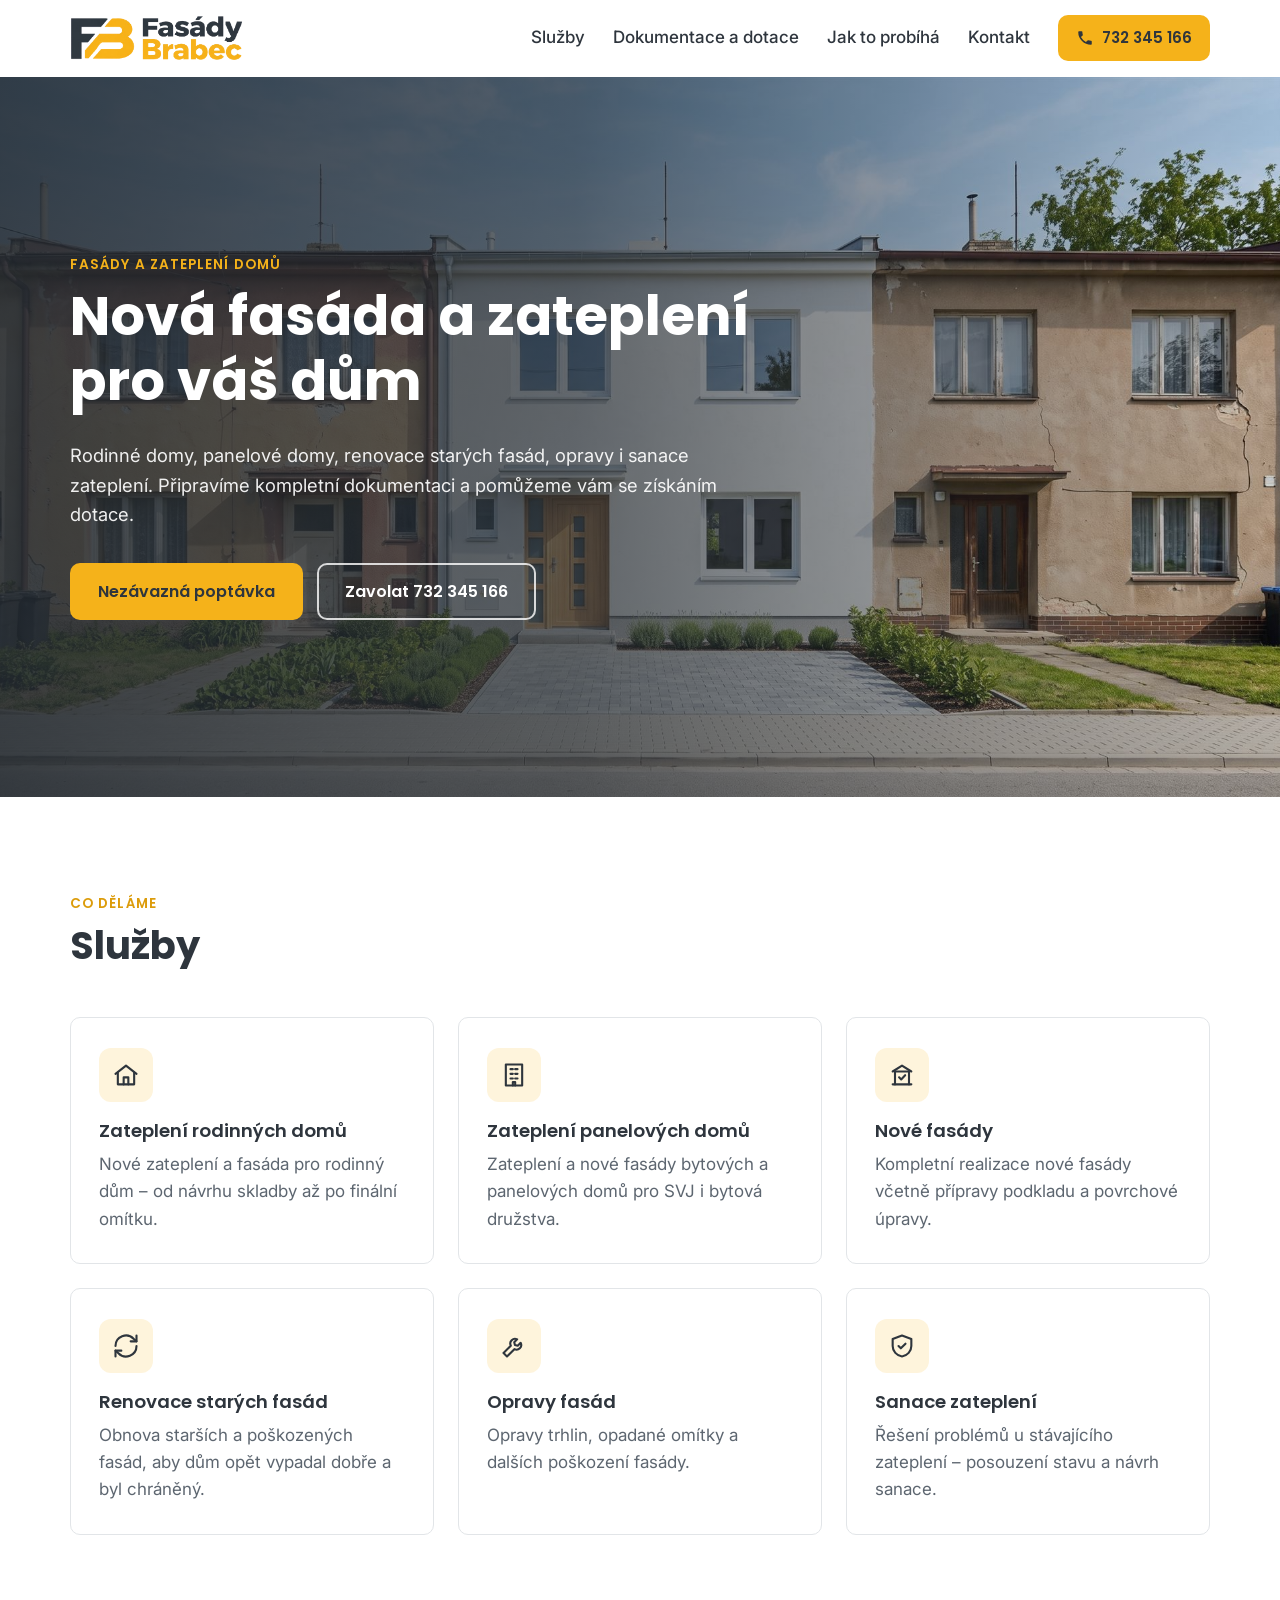
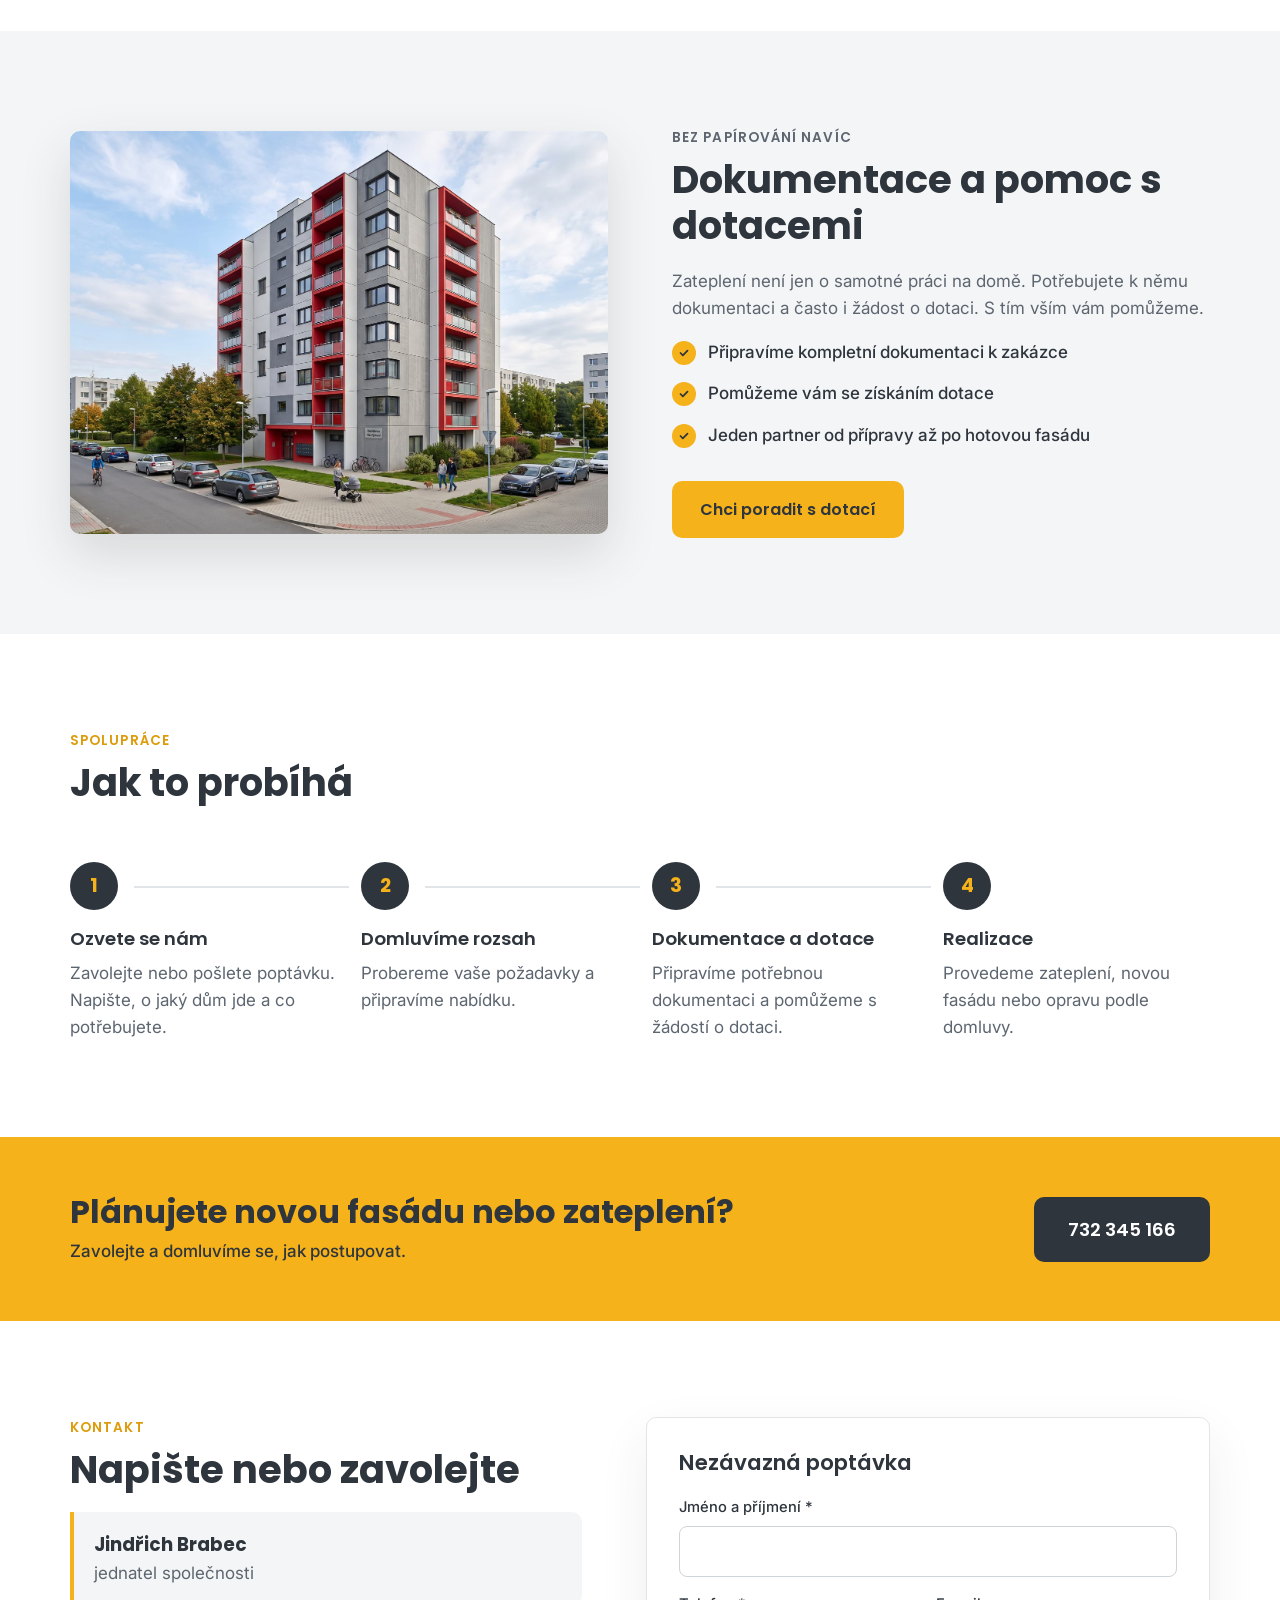
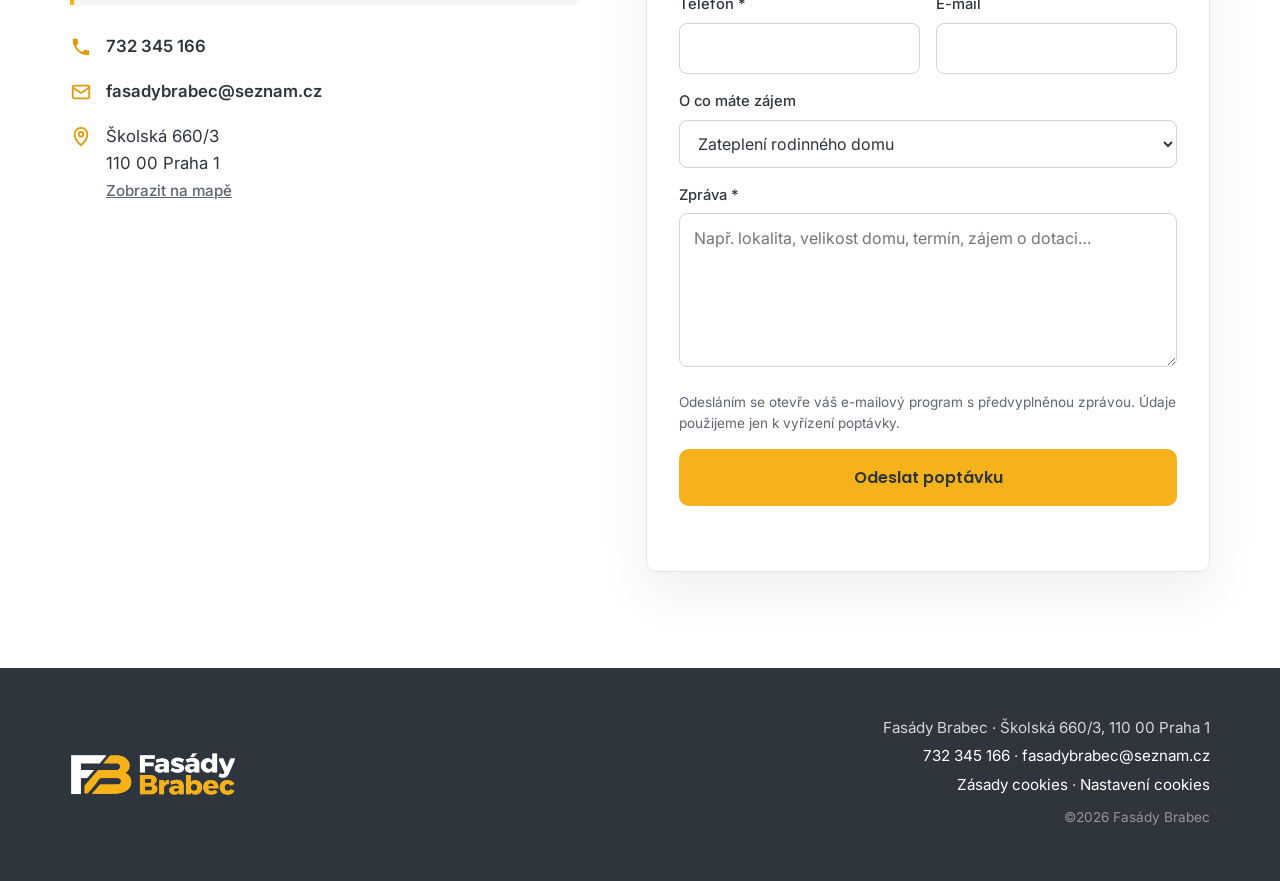
<file: index.html>
<!DOCTYPE html>
<html lang="cs">
<head>
  <!-- Google Tag Manager -->
  <script>(function(w,d,s,l,i){w[l]=w[l]||[];w[l].push({'gtm.start':
  new Date().getTime(),event:'gtm.js'});var f=d.getElementsByTagName(s)[0],
  j=d.createElement(s),dl=l!='dataLayer'?'&l='+l:'';j.async=true;j.src=
  'https://www.googletagmanager.com/gtm.js?id='+i+dl;f.parentNode.insertBefore(j,f);
  })(window,document,'script','dataLayer','GTM-MR7RRQ3H');</script>
  <!-- End Google Tag Manager -->
  <meta charset="UTF-8">
  <meta name="viewport" content="width=device-width, initial-scale=1">
  <title>Fasády Brabec – nové fasády, zateplení a opravy fasád | Praha</title>
  <meta name="description" content="Nové fasády a zateplení rodinných i panelových domů, renovace a opravy fasád, sanace zateplení. Připravíme kompletní dokumentaci a pomůžeme s dotacemi.">
  <link rel="canonical" href="https://fasadybrabec.cz/">

  <meta property="og:type" content="website">
  <meta property="og:url" content="https://fasadybrabec.cz/">
  <meta property="og:title" content="Fasády Brabec – nové fasády a zateplení domů">
  <meta property="og:description" content="Zateplení a fasády pro rodinné i panelové domy. Dokumentace a pomoc s dotacemi.">
  <meta property="og:image" content="https://fasadybrabec.cz/img/rodinny-dum-og.jpg">
  <meta property="og:locale" content="cs_CZ">

  <link rel="icon" type="image/png" href="img/favicon.png">
  <link rel="apple-touch-icon" href="img/favicon.png">

  <link rel="preconnect" href="https://fonts.googleapis.com">
  <link rel="preconnect" href="https://fonts.gstatic.com" crossorigin>
  <link href="https://fonts.googleapis.com/css2?family=Poppins:wght@500;600;700&family=Inter:wght@400;500;600&display=swap" rel="stylesheet">
  <link rel="stylesheet" href="style.css">

  <script type="application/ld+json">
  {
    "@context": "https://schema.org",
    "@type": "HomeAndConstructionBusiness",
    "name": "Fasády Brabec",
    "url": "https://fasadybrabec.cz/",
    "logo": "https://fasadybrabec.cz/img/logo-fasady-brabec.png",
    "image": "https://fasadybrabec.cz/img/rodinny-dum-og.jpg",
    "telephone": "+420732345166",
    "email": "fasadybrabec@seznam.cz",
    "address": {
      "@type": "PostalAddress",
      "streetAddress": "Školská 660/3",
      "addressLocality": "Praha 1",
      "postalCode": "110 00",
      "addressCountry": "CZ"
    },
    "founder": { "@type": "Person", "name": "Jindřich Brabec", "jobTitle": "jednatel společnosti" }
  }
  </script>
</head>
<body id="top">
  <!-- Google Tag Manager (noscript) -->
  <noscript><iframe src="https://www.googletagmanager.com/ns.html?id=GTM-MR7RRQ3H"
  height="0" width="0" style="display:none;visibility:hidden"></iframe></noscript>
  <!-- End Google Tag Manager (noscript) -->

  <header class="site-header">
    <div class="container header-inner">
      <a href="#top" class="logo" aria-label="Fasády Brabec – úvod">
        <img src="img/logo-fasady-brabec.png" alt="Fasády Brabec" width="591" height="157">
      </a>

      <button class="nav-toggle" aria-expanded="false" aria-controls="main-nav" aria-label="Otevřít menu">
        <span></span><span></span><span></span>
      </button>

      <nav class="main-nav" id="main-nav">
        <a href="#sluzby">Služby</a>
        <a href="#dotace">Dokumentace a dotace</a>
        <a href="#postup">Jak to probíhá</a>
        <a href="#kontakt">Kontakt</a>
        <a href="tel:+420732345166" class="btn btn-primary btn-sm nav-phone">
          <svg viewBox="0 0 24 24" aria-hidden="true"><path d="M6.6 10.8a15.1 15.1 0 0 0 6.6 6.6l2.2-2.2a1 1 0 0 1 1-.25 11.4 11.4 0 0 0 3.6.57 1 1 0 0 1 1 1V20a1 1 0 0 1-1 1A17 17 0 0 1 3 4a1 1 0 0 1 1-1h3.5a1 1 0 0 1 1 1c0 1.25.2 2.45.57 3.57a1 1 0 0 1-.25 1z"/></svg>
          732 345 166
        </a>
      </nav>
    </div>
  </header>

  <main>
    <!-- HERO -->
    <section class="hero">
      <div class="hero-bg" role="img" aria-label="Řadové domy – uprostřed dům s novou fasádou"></div>
      <div class="container hero-content">
        <p class="eyebrow">Fasády a zateplení domů</p>
        <h1>Nová fasáda a zateplení<br>pro váš dům</h1>
        <p class="hero-lead">Rodinné domy, panelové domy, renovace starých fasád, opravy i sanace zateplení. Připravíme kompletní dokumentaci a pomůžeme vám se získáním dotace.</p>
        <div class="hero-actions">
          <a href="#kontakt" class="btn btn-primary">Nezávazná poptávka</a>
          <a href="tel:+420732345166" class="btn btn-ghost">Zavolat 732 345 166</a>
        </div>
      </div>
    </section>

    <!-- SLUŽBY -->
    <section class="section" id="sluzby">
      <div class="container">
        <div class="section-head">
          <p class="eyebrow">Co děláme</p>
          <h2>Služby</h2>
        </div>

        <div class="services">
          <article class="service">
            <div class="service-icon" aria-hidden="true">
              <svg viewBox="0 0 24 24"><path d="M3 11 12 4l9 7"/><path d="M5 10v10h14V10"/><path d="M10 20v-6h4v6"/></svg>
            </div>
            <h3>Zateplení rodinných domů</h3>
            <p>Nové zateplení a fasáda pro rodinný dům – od návrhu skladby až po finální omítku.</p>
          </article>

          <article class="service">
            <div class="service-icon" aria-hidden="true">
              <svg viewBox="0 0 24 24"><rect x="5" y="3" width="14" height="18"/><path d="M9 7h2M13 7h2M9 11h2M13 11h2M9 15h2M13 15h2M11 21v-3h2v3"/></svg>
            </div>
            <h3>Zateplení panelových domů</h3>
            <p>Zateplení a nové fasády bytových a panelových domů pro SVJ i bytová družstva.</p>
          </article>

          <article class="service">
            <div class="service-icon" aria-hidden="true">
              <svg viewBox="0 0 24 24"><path d="M4 20h16"/><path d="M6 20V9h12v11"/><path d="M4 9l8-5 8 5"/><path d="m9.5 14 1.8 1.8 3.4-3.6"/></svg>
            </div>
            <h3>Nové fasády</h3>
            <p>Kompletní realizace nové fasády včetně přípravy podkladu a povrchové úpravy.</p>
          </article>

          <article class="service">
            <div class="service-icon" aria-hidden="true">
              <svg viewBox="0 0 24 24"><path d="M3 12a9 9 0 0 1 15.5-6.2L21 8"/><path d="M21 3v5h-5"/><path d="M21 12a9 9 0 0 1-15.5 6.2L3 16"/><path d="M3 21v-5h5"/></svg>
            </div>
            <h3>Renovace starých fasád</h3>
            <p>Obnova starších a poškozených fasád, aby dům opět vypadal dobře a byl chráněný.</p>
          </article>

          <article class="service">
            <div class="service-icon" aria-hidden="true">
              <svg viewBox="0 0 24 24"><path d="M14.7 6.3a4 4 0 0 0-5.4 5.4L3 18l3 3 6.3-6.3a4 4 0 0 0 5.4-5.4l-2.5 2.5-2.4-.6-.6-2.4z"/></svg>
            </div>
            <h3>Opravy fasád</h3>
            <p>Opravy trhlin, opadané omítky a dalších poškození fasády.</p>
          </article>

          <article class="service">
            <div class="service-icon" aria-hidden="true">
              <svg viewBox="0 0 24 24"><path d="M12 3 4 6v6c0 4.5 3.4 8.3 8 9 4.6-.7 8-4.5 8-9V6z"/><path d="m9 12 2 2 4-4"/></svg>
            </div>
            <h3>Sanace zateplení</h3>
            <p>Řešení problémů u stávajícího zateplení – posouzení stavu a návrh sanace.</p>
          </article>
        </div>
      </div>
    </section>

    <!-- DOKUMENTACE A DOTACE -->
    <section class="section section-alt" id="dotace">
      <div class="container split">
        <div class="split-img">
          <img src="img/panelovy-dum.jpg" alt="Zateplený panelový dům s novou fasádou" width="1400" height="1045" loading="lazy">
        </div>
        <div class="split-text">
          <p class="eyebrow">Bez papírování navíc</p>
          <h2>Dokumentace a pomoc s dotacemi</h2>
          <p>Zateplení není jen o samotné práci na domě. Potřebujete k němu dokumentaci a často i žádost o dotaci. S tím vším vám pomůžeme.</p>
          <ul class="checklist">
            <li>Připravíme kompletní dokumentaci k zakázce</li>
            <li>Pomůžeme vám se získáním dotace</li>
            <li>Jeden partner od přípravy až po hotovou fasádu</li>
          </ul>
          <a href="#kontakt" class="btn btn-primary">Chci poradit s dotací</a>
        </div>
      </div>
    </section>

    <!-- POSTUP -->
    <section class="section" id="postup">
      <div class="container">
        <div class="section-head">
          <p class="eyebrow">Spolupráce</p>
          <h2>Jak to probíhá</h2>
        </div>
        <ol class="steps">
          <li>
            <span class="step-num">1</span>
            <h3>Ozvete se nám</h3>
            <p>Zavolejte nebo pošlete poptávku. Napište, o jaký dům jde a co potřebujete.</p>
          </li>
          <li>
            <span class="step-num">2</span>
            <h3>Domluvíme rozsah</h3>
            <p>Probereme vaše požadavky a připravíme nabídku.</p>
          </li>
          <li>
            <span class="step-num">3</span>
            <h3>Dokumentace a dotace</h3>
            <p>Připravíme potřebnou dokumentaci a pomůžeme s žádostí o dotaci.</p>
          </li>
          <li>
            <span class="step-num">4</span>
            <h3>Realizace</h3>
            <p>Provedeme zateplení, novou fasádu nebo opravu podle domluvy.</p>
          </li>
        </ol>
      </div>
    </section>

    <!-- CTA pás -->
    <section class="cta-band">
      <div class="container cta-inner">
        <div>
          <h2>Plánujete novou fasádu nebo zateplení?</h2>
          <p>Zavolejte a domluvíme se, jak postupovat.</p>
        </div>
        <a href="tel:+420732345166" class="btn btn-dark">732 345 166</a>
      </div>
    </section>

    <!-- KONTAKT -->
    <section class="section" id="kontakt">
      <div class="container contact">
        <div class="contact-info">
          <p class="eyebrow">Kontakt</p>
          <h2>Napište nebo zavolejte</h2>

          <div class="person">
            <strong>Jindřich Brabec</strong>
            <span>jednatel společnosti</span>
          </div>

          <ul class="contact-list">
            <li>
              <svg viewBox="0 0 24 24" aria-hidden="true"><path d="M6.6 10.8a15.1 15.1 0 0 0 6.6 6.6l2.2-2.2a1 1 0 0 1 1-.25 11.4 11.4 0 0 0 3.6.57 1 1 0 0 1 1 1V20a1 1 0 0 1-1 1A17 17 0 0 1 3 4a1 1 0 0 1 1-1h3.5a1 1 0 0 1 1 1c0 1.25.2 2.45.57 3.57a1 1 0 0 1-.25 1z"/></svg>
              <a href="tel:+420732345166">732 345 166</a>
            </li>
            <li>
              <svg viewBox="0 0 24 24" aria-hidden="true" class="stroke"><rect x="3" y="5" width="18" height="14" rx="2"/><path d="m3 7 9 6 9-6"/></svg>
              <a href="mailto:fasadybrabec@seznam.cz">fasadybrabec@seznam.cz</a>
            </li>
            <li>
              <svg viewBox="0 0 24 24" aria-hidden="true" class="stroke"><path d="M12 21s-7-6.2-7-12a7 7 0 0 1 14 0c0 5.8-7 12-7 12z"/><circle cx="12" cy="9" r="2.5"/></svg>
              <address>
                Školská 660/3<br>
                110 00 Praha 1<br>
                <a href="https://mapy.com/cs/?q=%C5%A0kolsk%C3%A1%20660%2F3%2C%20Praha%201" target="_blank" rel="noopener">Zobrazit na mapě</a>
              </address>
            </li>
          </ul>
        </div>

        <form class="contact-form" id="contact-form" novalidate>
          <h3>Nezávazná poptávka</h3>
          <div class="field">
            <label for="f-name">Jméno a příjmení *</label>
            <input id="f-name" name="name" type="text" autocomplete="name" required>
          </div>
          <div class="field-row">
            <div class="field">
              <label for="f-phone">Telefon *</label>
              <input id="f-phone" name="phone" type="tel" autocomplete="tel" required>
            </div>
            <div class="field">
              <label for="f-email">E-mail</label>
              <input id="f-email" name="email" type="email" autocomplete="email">
            </div>
          </div>
          <div class="field">
            <label for="f-type">O co máte zájem</label>
            <select id="f-type" name="type">
              <option>Zateplení rodinného domu</option>
              <option>Zateplení panelového / bytového domu</option>
              <option>Nová fasáda</option>
              <option>Renovace staré fasády</option>
              <option>Oprava fasády</option>
              <option>Sanace zateplení</option>
              <option>Jiné</option>
            </select>
          </div>
          <div class="field">
            <label for="f-msg">Zpráva *</label>
            <textarea id="f-msg" name="message" rows="5" placeholder="Např. lokalita, velikost domu, termín, zájem o dotaci…" required></textarea>
          </div>
          <p class="form-note">Odesláním se otevře váš e-mailový program s předvyplněnou zprávou. Údaje použijeme jen k vyřízení poptávky.</p>
          <button type="submit" class="btn btn-primary btn-block">Odeslat poptávku</button>
          <p class="form-status" role="status" aria-live="polite"></p>
        </form>
      </div>
    </section>
  </main>

  <footer class="site-footer">
    <div class="container footer-inner">
      <img src="img/logo-fasady-brabec-white.png" alt="Fasády Brabec" class="footer-logo" width="591" height="157" loading="lazy">
      <div class="footer-text">
        <p>Fasády Brabec · Školská 660/3, 110 00 Praha 1</p>
        <p><a href="tel:+420732345166">732 345 166</a> · <a href="mailto:fasadybrabec@seznam.cz">fasadybrabec@seznam.cz</a></p>
        <p><a href="/zasady-cookies/">Zásady cookies</a> · <a href="#cookie-settings">Nastavení cookies</a></p>
        <p class="copy">©<span id="year">2026</span> Fasády Brabec</p>
      </div>
    </div>
  </footer>

  <script src="script.js"></script>
</body>
</html>
</file>
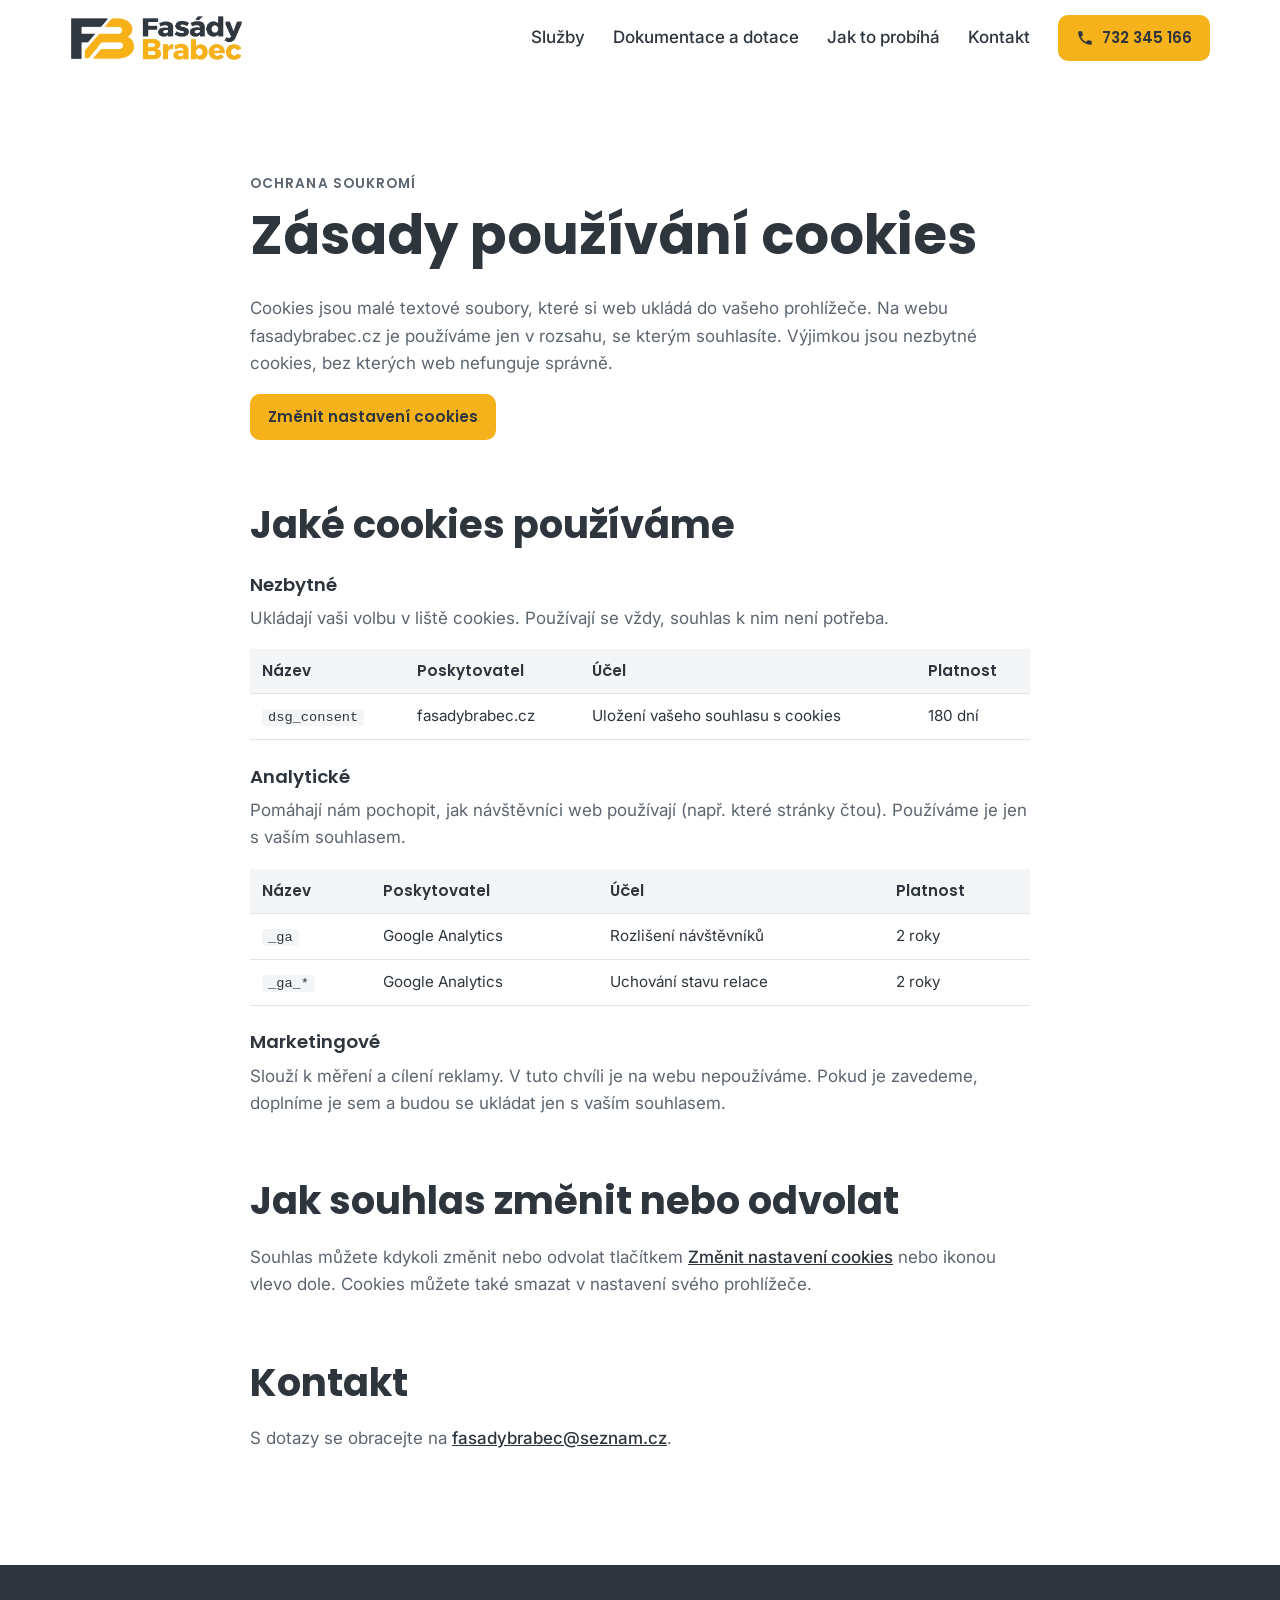
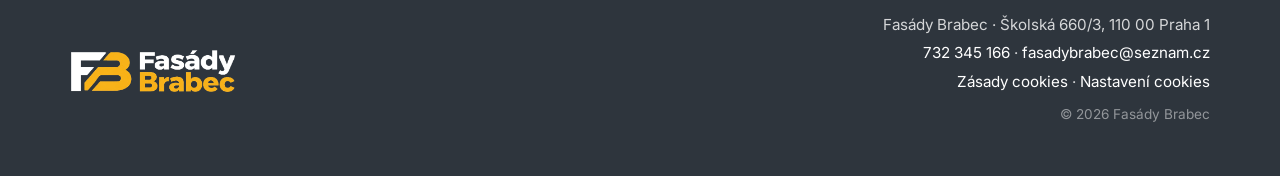
<file: zasady-cookies/index.html>
<!DOCTYPE html>
<html lang="cs">
<head>
  <!-- Google Tag Manager -->
  <script>(function(w,d,s,l,i){w[l]=w[l]||[];w[l].push({'gtm.start':
  new Date().getTime(),event:'gtm.js'});var f=d.getElementsByTagName(s)[0],
  j=d.createElement(s),dl=l!='dataLayer'?'&l='+l:'';j.async=true;j.src=
  'https://www.googletagmanager.com/gtm.js?id='+i+dl;f.parentNode.insertBefore(j,f);
  })(window,document,'script','dataLayer','GTM-MR7RRQ3H');</script>
  <!-- End Google Tag Manager -->
  <meta charset="UTF-8">
  <meta name="viewport" content="width=device-width, initial-scale=1">
  <title>Zásady cookies | Fasády Brabec</title>
  <meta name="robots" content="noindex, follow">
  <link rel="canonical" href="https://fasadybrabec.cz/zasady-cookies/">

  <link rel="icon" type="image/png" href="/img/favicon.png">
  <link rel="preconnect" href="https://fonts.googleapis.com">
  <link rel="preconnect" href="https://fonts.gstatic.com" crossorigin>
  <link href="https://fonts.googleapis.com/css2?family=Poppins:wght@500;600;700&family=Inter:wght@400;500;600&display=swap" rel="stylesheet">
  <link rel="stylesheet" href="/style.css">
</head>
<body id="top">
  <!-- Google Tag Manager (noscript) -->
  <noscript><iframe src="https://www.googletagmanager.com/ns.html?id=GTM-MR7RRQ3H"
  height="0" width="0" style="display:none;visibility:hidden"></iframe></noscript>
  <!-- End Google Tag Manager (noscript) -->

  <header class="site-header">
    <div class="container header-inner">
      <a href="/" class="logo logo-home" aria-label="Fasády Brabec – úvod">
        <img src="/img/logo-fasady-brabec.png" alt="Fasády Brabec" width="591" height="157">
      </a>

      <button class="nav-toggle" aria-expanded="false" aria-controls="main-nav" aria-label="Otevřít menu">
        <span></span><span></span><span></span>
      </button>

      <nav class="main-nav" id="main-nav">
        <a href="/#sluzby">Služby</a>
        <a href="/#dotace">Dokumentace a dotace</a>
        <a href="/#postup">Jak to probíhá</a>
        <a href="/#kontakt">Kontakt</a>
        <a href="tel:+420732345166" class="btn btn-primary btn-sm nav-phone">
          <svg viewBox="0 0 24 24" aria-hidden="true"><path d="M6.6 10.8a15.1 15.1 0 0 0 6.6 6.6l2.2-2.2a1 1 0 0 1 1-.25 11.4 11.4 0 0 0 3.6.57 1 1 0 0 1 1 1V20a1 1 0 0 1-1 1A17 17 0 0 1 3 4a1 1 0 0 1 1-1h3.5a1 1 0 0 1 1 1c0 1.25.2 2.45.57 3.57a1 1 0 0 1-.25 1z"/></svg>
          732 345 166
        </a>
      </nav>
    </div>
  </header>

  <main class="section legal">
    <div class="container legal-inner">
      <p class="eyebrow">Ochrana soukromí</p>
      <h1>Zásady používání cookies</h1>

      <p>Cookies jsou malé textové soubory, které si web ukládá do vašeho prohlížeče. Na webu fasadybrabec.cz je používáme jen v rozsahu, se kterým souhlasíte. Výjimkou jsou nezbytné cookies, bez kterých web nefunguje správně.</p>

      <p><a href="#cookie-settings" class="btn btn-primary btn-sm">Změnit nastavení cookies</a></p>

      <h2>Jaké cookies používáme</h2>

      <h3>Nezbytné</h3>
      <p>Ukládají vaši volbu v liště cookies. Používají se vždy, souhlas k nim není potřeba.</p>
      <div class="table-wrap">
        <table>
          <thead><tr><th>Název</th><th>Poskytovatel</th><th>Účel</th><th>Platnost</th></tr></thead>
          <tbody>
            <tr><td><code>dsg_consent</code></td><td>fasadybrabec.cz</td><td>Uložení vašeho souhlasu s cookies</td><td>180 dní</td></tr>
          </tbody>
        </table>
      </div>

      <h3>Analytické</h3>
      <p>Pomáhají nám pochopit, jak návštěvníci web používají (např. které stránky čtou). Používáme je jen s vaším souhlasem.</p>
      <div class="table-wrap">
        <table>
          <thead><tr><th>Název</th><th>Poskytovatel</th><th>Účel</th><th>Platnost</th></tr></thead>
          <tbody>
            <tr><td><code>_ga</code></td><td>Google Analytics</td><td>Rozlišení návštěvníků</td><td>2 roky</td></tr>
            <tr><td><code>_ga_*</code></td><td>Google Analytics</td><td>Uchování stavu relace</td><td>2 roky</td></tr>
          </tbody>
        </table>
      </div>

      <h3>Marketingové</h3>
      <p>Slouží k měření a cílení reklamy. V tuto chvíli je na webu nepoužíváme. Pokud je zavedeme, doplníme je sem a budou se ukládat jen s vaším souhlasem.</p>

      <h2>Jak souhlas změnit nebo odvolat</h2>
      <p>Souhlas můžete kdykoli změnit nebo odvolat tlačítkem <a href="#cookie-settings">Změnit nastavení cookies</a> nebo ikonou vlevo dole. Cookies můžete také smazat v nastavení svého prohlížeče.</p>

      <h2>Kontakt</h2>
      <p>S dotazy se obracejte na <a href="mailto:fasadybrabec@seznam.cz">fasadybrabec@seznam.cz</a>.</p>
    </div>
  </main>

  <footer class="site-footer">
    <div class="container footer-inner">
      <img src="/img/logo-fasady-brabec-white.png" alt="Fasády Brabec" class="footer-logo" width="591" height="157" loading="lazy">
      <div class="footer-text">
        <p>Fasády Brabec · Školská 660/3, 110 00 Praha 1</p>
        <p><a href="tel:+420732345166">732 345 166</a> · <a href="mailto:fasadybrabec@seznam.cz">fasadybrabec@seznam.cz</a></p>
        <p><a href="/zasady-cookies/">Zásady cookies</a> · <a href="#cookie-settings">Nastavení cookies</a></p>
        <p class="copy">© <span id="year">2026</span> Fasády Brabec</p>
      </div>
    </div>
  </footer>

  <script src="/script.js"></script>
</body>
</html>
</file>
<file: style.css>
:root {
  --dark: #2e353d;
  --dark-2: #232a31;
  --yellow: #f5b21a;
  --yellow-dark: #dc9c0b;
  --text: #2e353d;
  --muted: #5d6670;
  --bg: #ffffff;
  --bg-alt: #f4f5f6;
  --line: #e2e5e8;
  --radius: 10px;
  --header-h: 76px;
  --font-head: "Poppins", system-ui, sans-serif;
  --font-body: "Inter", system-ui, sans-serif;
}

*, *::before, *::after { box-sizing: border-box; }

html { scroll-behavior: smooth; scroll-padding-top: var(--header-h); }

body {
  margin: 0;
  font-family: var(--font-body);
  font-size: 17px;
  line-height: 1.6;
  color: var(--text);
  background: var(--bg);
  -webkit-font-smoothing: antialiased;
}

img { max-width: 100%; height: auto; display: block; }
a { color: inherit; }

h1, h2, h3 {
  font-family: var(--font-head);
  line-height: 1.2;
  margin: 0 0 .5em;
  color: var(--dark);
}
h1 { font-size: clamp(2rem, 5vw, 3.4rem); font-weight: 700; }
h2 { font-size: clamp(1.6rem, 3.5vw, 2.4rem); font-weight: 700; }
h3 { font-size: 1.15rem; font-weight: 600; }
p { margin: 0 0 1em; }

.container { width: 100%; max-width: 1180px; margin: 0 auto; padding: 0 20px; }

.eyebrow {
  font-family: var(--font-head);
  font-weight: 600;
  font-size: .85rem;
  letter-spacing: .08em;
  text-transform: uppercase;
  color: var(--yellow-dark);
  margin-bottom: .6em;
}

/* Buttons */
.btn {
  display: inline-flex;
  align-items: center;
  justify-content: center;
  gap: 8px;
  padding: 14px 26px;
  border-radius: var(--radius);
  font-family: var(--font-head);
  font-weight: 600;
  font-size: 1rem;
  text-decoration: none;
  border: 2px solid transparent;
  cursor: pointer;
  transition: background .2s, color .2s, border-color .2s, transform .2s;
}
.btn:hover { transform: translateY(-1px); }
.btn-primary { background: var(--yellow); color: var(--dark); }
.btn-primary:hover { background: var(--yellow-dark); }
.btn-ghost { border-color: rgba(255,255,255,.8); color: #fff; }
.btn-ghost:hover { background: #fff; color: var(--dark); }
.btn-dark { background: var(--dark); color: #fff; }
.btn-dark:hover { background: var(--dark-2); }
.btn-sm { padding: 9px 16px; font-size: .95rem; }
.btn-block { width: 100%; }
.btn svg { width: 18px; height: 18px; fill: currentColor; }

/* Header */
.site-header {
  position: sticky;
  top: 0;
  z-index: 50;
  background: rgba(255,255,255,.97);
  border-bottom: 1px solid transparent;
  transition: box-shadow .2s, border-color .2s;
}
.site-header.scrolled { border-color: var(--line); box-shadow: 0 4px 20px rgba(0,0,0,.06); }
.header-inner { display: flex; align-items: center; justify-content: space-between; height: var(--header-h); }
.logo img { height: 46px; width: auto; }

.main-nav { display: flex; align-items: center; gap: 28px; }
.main-nav a:not(.btn) {
  text-decoration: none;
  font-weight: 500;
  color: var(--dark);
  position: relative;
}
.main-nav a:not(.btn)::after {
  content: "";
  position: absolute;
  left: 0; bottom: -4px;
  width: 0; height: 2px;
  background: var(--yellow);
  transition: width .2s;
}
.main-nav a:not(.btn):hover::after { width: 100%; }

.nav-toggle {
  display: none;
  background: none;
  border: 0;
  width: 44px; height: 44px;
  padding: 10px;
  cursor: pointer;
}
.nav-toggle span {
  display: block;
  height: 2px;
  background: var(--dark);
  margin: 5px 0;
  transition: transform .25s, opacity .25s;
}
.nav-toggle[aria-expanded="true"] span:nth-child(1) { transform: translateY(7px) rotate(45deg); }
.nav-toggle[aria-expanded="true"] span:nth-child(2) { opacity: 0; }
.nav-toggle[aria-expanded="true"] span:nth-child(3) { transform: translateY(-7px) rotate(-45deg); }

/* Hero */
.hero {
  position: relative;
  min-height: min(82vh, 720px);
  display: flex;
  align-items: center;
  color: #fff;
  overflow: hidden;
}
.hero-bg {
  position: absolute;
  inset: 0;
  background: url("img/rodinny-dum.jpg") center 40% / cover no-repeat;
}
.hero-bg::after {
  content: "";
  position: absolute;
  inset: 0;
  background: linear-gradient(90deg, rgba(35,42,49,.88) 0%, rgba(35,42,49,.7) 45%, rgba(35,42,49,.15) 100%);
}
.hero-content { position: relative; padding-top: 80px; padding-bottom: 80px; }
.hero h1 { color: #fff; max-width: 14em; }
.hero .eyebrow { color: var(--yellow); }
.hero-lead { max-width: 36em; font-size: 1.15rem; color: rgba(255,255,255,.92); margin-bottom: 1.8em; }
.hero-actions { display: flex; flex-wrap: wrap; gap: 14px; }

/* Sections */
.section { padding: 96px 0; }
.section-alt { background: var(--bg-alt); }
.section-head { margin-bottom: 48px; }

/* Services */
.services {
  display: grid;
  grid-template-columns: repeat(3, 1fr);
  gap: 24px;
}
.service {
  background: #fff;
  border: 1px solid var(--line);
  border-radius: var(--radius);
  padding: 30px 28px;
  transition: border-color .2s, box-shadow .2s, transform .2s;
}
.service:hover {
  border-color: var(--yellow);
  box-shadow: 0 10px 30px rgba(46,53,61,.08);
  transform: translateY(-3px);
}
.service p { color: var(--muted); margin: 0; }
.service-icon {
  width: 54px; height: 54px;
  border-radius: 12px;
  background: rgba(245,178,26,.15);
  display: grid;
  place-items: center;
  margin-bottom: 18px;
}
.service-icon svg {
  width: 28px; height: 28px;
  fill: none;
  stroke: var(--dark);
  stroke-width: 1.8;
  stroke-linecap: round;
  stroke-linejoin: round;
}

/* Split */
.split { display: grid; grid-template-columns: 1fr 1fr; gap: 64px; align-items: center; }
.split-img img { border-radius: var(--radius); box-shadow: 0 20px 50px rgba(46,53,61,.15); aspect-ratio: 4 / 3; object-fit: cover; width: 100%; }
.split-text > p { color: var(--muted); }

.checklist { list-style: none; padding: 0; margin: 0 0 32px; }
.checklist li {
  position: relative;
  padding-left: 36px;
  margin-bottom: 14px;
  font-weight: 500;
}
.checklist li::before {
  content: "";
  position: absolute;
  left: 0; top: 2px;
  width: 24px; height: 24px;
  border-radius: 50%;
  background: var(--yellow) url("data:image/svg+xml,%3Csvg xmlns='http://www.w3.org/2000/svg' viewBox='0 0 24 24' fill='none' stroke='%232e353d' stroke-width='3' stroke-linecap='round' stroke-linejoin='round'%3E%3Cpath d='m6 12 4 4 8-8'/%3E%3C/svg%3E") center / 14px no-repeat;
}

/* Steps */
.steps {
  list-style: none;
  padding: 0;
  margin: 0;
  display: grid;
  grid-template-columns: repeat(4, 1fr);
  gap: 24px;
  counter-reset: step;
}
.steps li { position: relative; padding-top: 8px; }
.steps li:not(:last-child)::after {
  content: "";
  position: absolute;
  top: 32px;
  left: 64px;
  right: -12px;
  height: 2px;
  background: var(--line);
}
.step-num {
  display: grid;
  place-items: center;
  width: 48px; height: 48px;
  border-radius: 50%;
  background: var(--dark);
  color: var(--yellow);
  font-family: var(--font-head);
  font-weight: 700;
  font-size: 1.2rem;
  margin-bottom: 18px;
}
.steps p { color: var(--muted); margin: 0; }

/* CTA band */
.cta-band { background: var(--yellow); padding: 56px 0; }
.cta-inner { display: flex; align-items: center; justify-content: space-between; gap: 24px; flex-wrap: wrap; }
.cta-band h2 { margin-bottom: .2em; font-size: clamp(1.4rem, 3vw, 2rem); }
.cta-band p { margin: 0; font-weight: 500; }
.cta-band .btn { font-size: 1.15rem; padding: 16px 32px; }

/* Contact */
.contact { display: grid; grid-template-columns: 1fr 1.1fr; gap: 64px; align-items: start; }
.person {
  display: flex;
  flex-direction: column;
  padding: 18px 20px;
  border-left: 4px solid var(--yellow);
  background: var(--bg-alt);
  border-radius: 0 var(--radius) var(--radius) 0;
  margin: 8px 0 28px;
}
.person strong { font-family: var(--font-head); font-size: 1.15rem; }
.person span { color: var(--muted); }

.contact-list { list-style: none; padding: 0; margin: 0; }
.contact-list li { display: flex; gap: 14px; align-items: flex-start; margin-bottom: 18px; font-size: 1.05rem; }
.contact-list svg { width: 22px; height: 22px; flex-shrink: 0; margin-top: 3px; fill: var(--yellow-dark); }
.contact-list svg.stroke { fill: none; stroke: var(--yellow-dark); stroke-width: 2; stroke-linecap: round; stroke-linejoin: round; }
.contact-list a { font-weight: 600; text-decoration: none; }
.contact-list a:hover { text-decoration: underline; }
.contact-list address { font-style: normal; }
.contact-list address a { font-weight: 500; font-size: .95rem; color: var(--muted); text-decoration: underline; }

.contact-form {
  background: #fff;
  border: 1px solid var(--line);
  border-radius: var(--radius);
  padding: 32px;
  box-shadow: 0 20px 50px rgba(46,53,61,.08);
}
.contact-form h3 { font-size: 1.35rem; margin-bottom: 20px; }
.field { margin-bottom: 16px; flex: 1; }
.field-row { display: flex; gap: 16px; }
.field label { display: block; font-weight: 500; font-size: .92rem; margin-bottom: 6px; }
.field input, .field select, .field textarea {
  width: 100%;
  padding: 12px 14px;
  border: 1px solid #cfd4d9;
  border-radius: 8px;
  font: inherit;
  font-size: 1rem;
  color: var(--text);
  background: #fff;
  transition: border-color .2s, box-shadow .2s;
}
.field textarea { resize: vertical; }
.field input:focus, .field select:focus, .field textarea:focus {
  outline: none;
  border-color: var(--yellow-dark);
  box-shadow: 0 0 0 3px rgba(245,178,26,.25);
}
.field.invalid input, .field.invalid textarea { border-color: #c0392b; }
.form-note { font-size: .85rem; color: var(--muted); }
.form-status { margin: 12px 0 0; font-size: .95rem; font-weight: 500; min-height: 1.4em; }
.form-status.error { color: #c0392b; }
.form-status.ok { color: #1e7e34; }

/* Footer */
.site-footer { background: var(--dark); color: rgba(255,255,255,.8); padding: 48px 0; font-size: .95rem; }
.footer-inner { display: flex; align-items: center; justify-content: space-between; gap: 32px; flex-wrap: wrap; }
.footer-logo { height: 44px; width: auto; }
.footer-text { text-align: right; }
.footer-text p { margin: 0 0 4px; }
.footer-text a { color: #fff; text-decoration: none; }
.footer-text a:hover { color: var(--yellow); }
.copy { opacity: .6; font-size: .85rem; margin-top: 10px !important; }

a:focus-visible, button:focus-visible { outline: 3px solid var(--yellow); outline-offset: 3px; }

/* Responsive */
@media (max-width: 980px) {
  .services { grid-template-columns: repeat(2, 1fr); }
  .steps { grid-template-columns: repeat(2, 1fr); row-gap: 40px; }
  .steps li::after { display: none; }
  .split, .contact { grid-template-columns: 1fr; gap: 40px; }
}

@media (max-width: 860px) {
  .nav-toggle { display: block; }
  .main-nav {
    position: absolute;
    top: var(--header-h);
    left: 0; right: 0;
    flex-direction: column;
    align-items: stretch;
    gap: 0;
    background: #fff;
    border-bottom: 1px solid var(--line);
    box-shadow: 0 10px 20px rgba(0,0,0,.08);
    padding: 8px 20px 20px;
    display: none;
  }
  .main-nav.open { display: flex; }
  .main-nav a:not(.btn) { padding: 14px 0; border-bottom: 1px solid var(--line); }
  .main-nav a:not(.btn)::after { display: none; }
  .nav-phone { margin-top: 16px; padding: 14px; }
}

@media (max-width: 600px) {
  :root { --header-h: 64px; }
  body { font-size: 16px; }
  .logo img { height: 36px; }
  .section { padding: 64px 0; }
  .section-head { margin-bottom: 32px; }
  .services, .steps { grid-template-columns: 1fr; }
  .hero { min-height: auto; }
  .hero-bg { background-position: 50% 40%; }
  .hero-bg::after { background: rgba(35,42,49,.78); }
  .hero-actions .btn { width: 100%; }
  .field-row { flex-direction: column; gap: 0; }
  .contact-form { padding: 24px 20px; }
  .cta-inner .btn { width: 100%; }
  .footer-inner { flex-direction: column; align-items: flex-start; }
  .footer-text { text-align: left; }
}

@media (prefers-reduced-motion: reduce) {
  html { scroll-behavior: auto; }
  * { transition: none !important; }
}

/* Legal page (zásady cookies) */
.legal-inner { max-width: 820px; }
.legal h2 { margin-top: 1.6em; }
.legal h3 { margin-top: 1.4em; }
.legal p { color: var(--muted); }
.legal a:not(.btn) { color: var(--dark); font-weight: 500; }
.table-wrap { overflow-x: auto; margin: 0 0 1.2em; }
.legal table { width: 100%; border-collapse: collapse; font-size: .95rem; }
.legal th, .legal td { text-align: left; padding: 10px 12px; border-bottom: 1px solid var(--line); vertical-align: top; }
.legal th { background: var(--bg-alt); font-family: var(--font-head); font-weight: 600; }
.legal code { font-size: .9em; background: var(--bg-alt); padding: 1px 6px; border-radius: 4px; }
</file>
